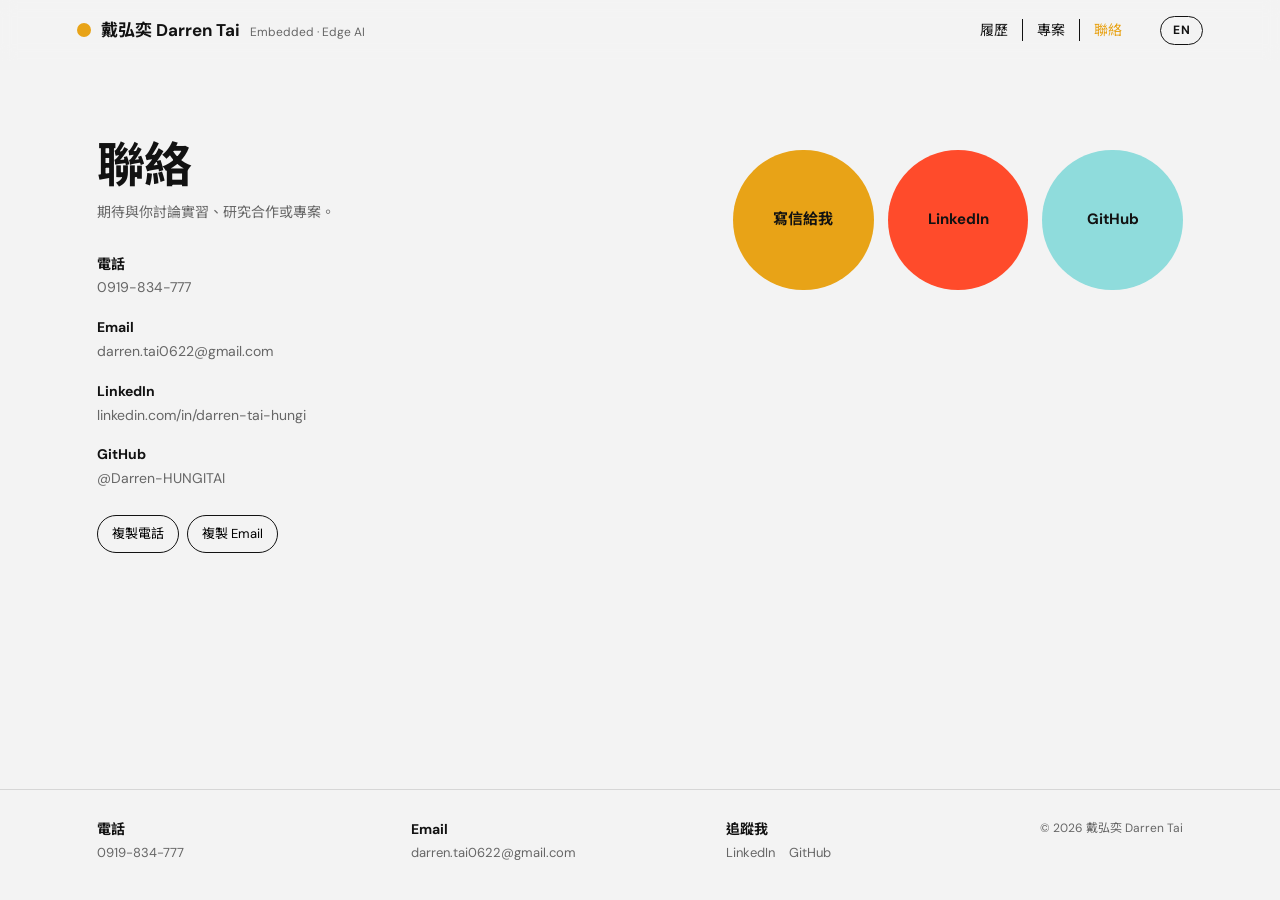
<file: contact.html>
<!doctype html>
<html lang="zh-Hant">
  <head>
    <meta charset="utf-8" />
    <meta name="viewport" content="width=device-width, initial-scale=1" />
    <title data-en="Contact | Darren Tai">聯絡 | 戴弘奕 Darren Tai</title>
    <meta name="description" content="聯絡戴弘奕 Darren Tai：電話、Email、LinkedIn 與 GitHub。" />
    <link
      rel="icon"
      href="data:image/svg+xml,%3Csvg xmlns=%22http://www.w3.org/2000/svg%22 viewBox=%220%200%2064%2064%22%3E%3Ccircle cx=%2232%22 cy=%2232%22 r=%2232%22 fill=%22%23e8a317%22/%3E%3Ctext x=%2232%22 y=%2242%22 text-anchor=%22middle%22 font-size=%2226%22 font-family=%22Arial%22 font-weight=%22700%22 fill=%22%23121212%22%3EDT%3C/text%3E%3C/svg%3E"
    />
    <link rel="preconnect" href="https://fonts.googleapis.com" />
    <link rel="preconnect" href="https://fonts.gstatic.com" crossorigin />
    <link
      rel="stylesheet"
      href="https://fonts.googleapis.com/css2?family=DM+Sans:wght@400;500;700&family=Noto+Sans+TC:wght@400;500;700&display=swap"
    />
    <link rel="stylesheet" href="styles.css?v=20261113a" />
  </head>
  <body data-page="contact">
    <header class="site-header" data-header>
      <a class="brand" href="index.html" aria-label="回到首頁">
        <span class="brand-dot" aria-hidden="true"></span>
        <strong data-en="Darren Tai">戴弘奕 Darren Tai</strong>
        <small>Embedded · Edge AI</small>
      </a>

      <div class="header-actions">
        <button class="lang-toggle" type="button" data-lang-toggle aria-label="Switch to English">EN</button>
        <button
          class="menu-button"
          type="button"
          data-menu-toggle
          aria-label="開啟導覽"
          aria-controls="site-nav"
          aria-expanded="false"
        >
          <span></span>
          <span></span>
          <span></span>
        </button>
      </div>

      <nav class="nav" id="site-nav" data-nav aria-label="主要導覽">
        <a href="resume.html" data-en="Resume">履歷</a>
        <a href="projects.html" data-en="Projects">專案</a>
        <a href="contact.html" aria-current="page" data-en="Contact">聯絡</a>
      </nav>
    </header>

    <main class="wrap page">
      <div class="contact-grid">
        <div class="contact-info reveal">
          <h1 class="page-title" data-en="Contact">聯絡</h1>
          <p class="contact-lead" data-en="Looking forward to hearing from you about internships, research or projects.">
            期待與你討論實習、研究合作或專案。
          </p>

          <dl class="contact-list">
            <div>
              <dt data-en="Phone">電話</dt>
              <dd><a href="tel:0919834777">0919-834-777</a></dd>
            </div>
            <div>
              <dt>Email</dt>
              <dd><a href="mailto:darren.tai0622@gmail.com">darren.tai0622@gmail.com</a></dd>
            </div>
            <div>
              <dt>LinkedIn</dt>
              <dd>
                <a href="https://www.linkedin.com/in/darren-tai-hungi" target="_blank" rel="noopener noreferrer"
                  >linkedin.com/in/darren-tai-hungi</a
                >
              </dd>
            </div>
            <div>
              <dt>GitHub</dt>
              <dd>
                <a href="https://github.com/Darren-HUNGITAI" target="_blank" rel="noopener noreferrer">@Darren-HUNGITAI</a>
              </dd>
            </div>
          </dl>

          <div class="copy-row" aria-live="polite">
            <button type="button" data-copy="0919-834-777" data-en="Copy phone">複製電話</button>
            <button type="button" data-copy="darren.tai0622@gmail.com" data-en="Copy email">複製 Email</button>
            <span data-copy-status></span>
          </div>
        </div>

        <div class="contact-circles reveal" aria-label="快速連結">
          <a class="circle circle--yellow" href="mailto:darren.tai0622@gmail.com" data-en="Email me">寫信給我</a>
          <a class="circle circle--red" href="https://www.linkedin.com/in/darren-tai-hungi" target="_blank" rel="noopener noreferrer">LinkedIn</a>
          <a class="circle circle--cyan" href="https://github.com/Darren-HUNGITAI" target="_blank" rel="noopener noreferrer">GitHub</a>
        </div>
      </div>
    </main>

    <footer class="footer">
      <div class="wrap footer-grid">
        <div>
          <strong data-en="Phone">電話</strong>
          <a href="tel:0919834777">0919-834-777</a>
        </div>
        <div>
          <strong>Email</strong>
          <a href="mailto:darren.tai0622@gmail.com">darren.tai0622@gmail.com</a>
        </div>
        <div>
          <strong data-en="Follow Me">追蹤我</strong>
          <span class="footer-links">
            <a href="https://www.linkedin.com/in/darren-tai-hungi" target="_blank" rel="noopener noreferrer">LinkedIn</a>
            <a href="https://github.com/Darren-HUNGITAI" target="_blank" rel="noopener noreferrer">GitHub</a>
          </span>
        </div>
        <p class="footer-copy" data-en="© 2026 Darren Tai">© 2026 戴弘奕 Darren Tai</p>
      </div>
    </footer>

    <script src="script.js?v=20261113a"></script>
  </body>
</html>
</file>
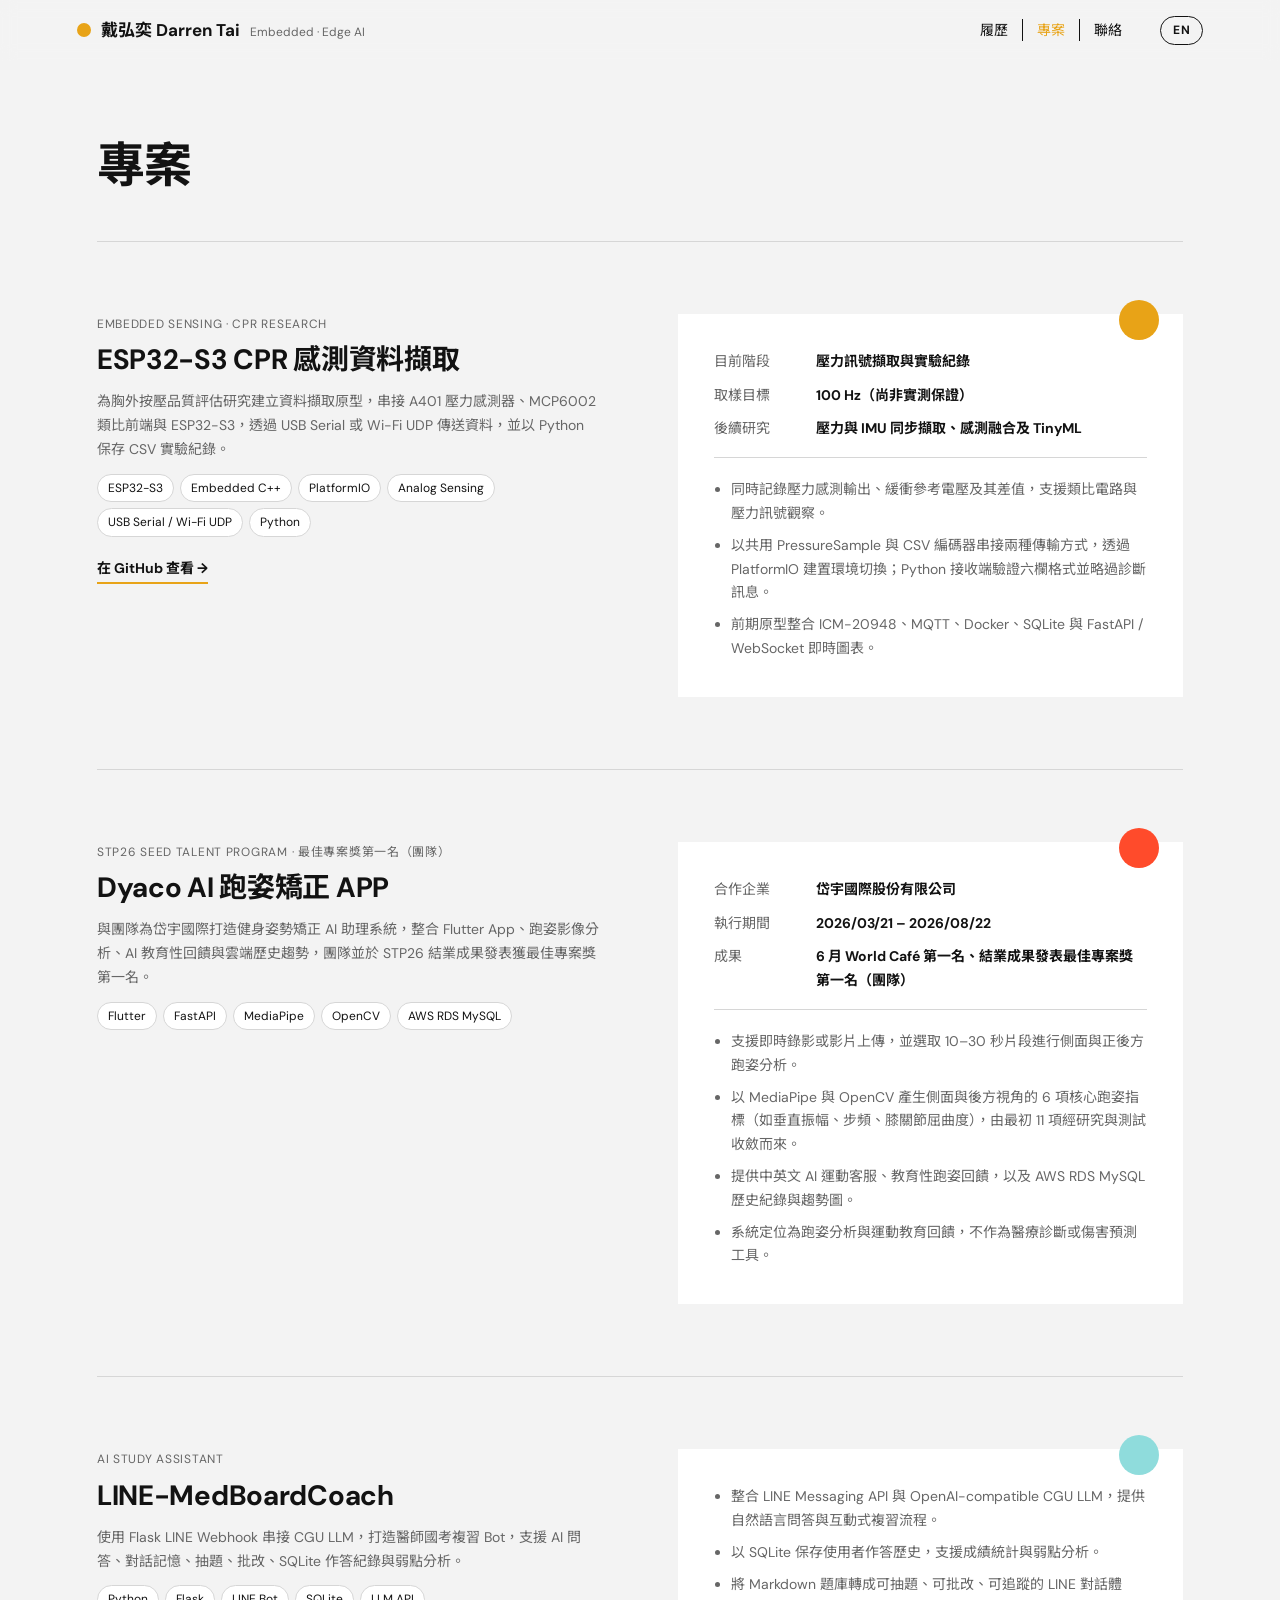
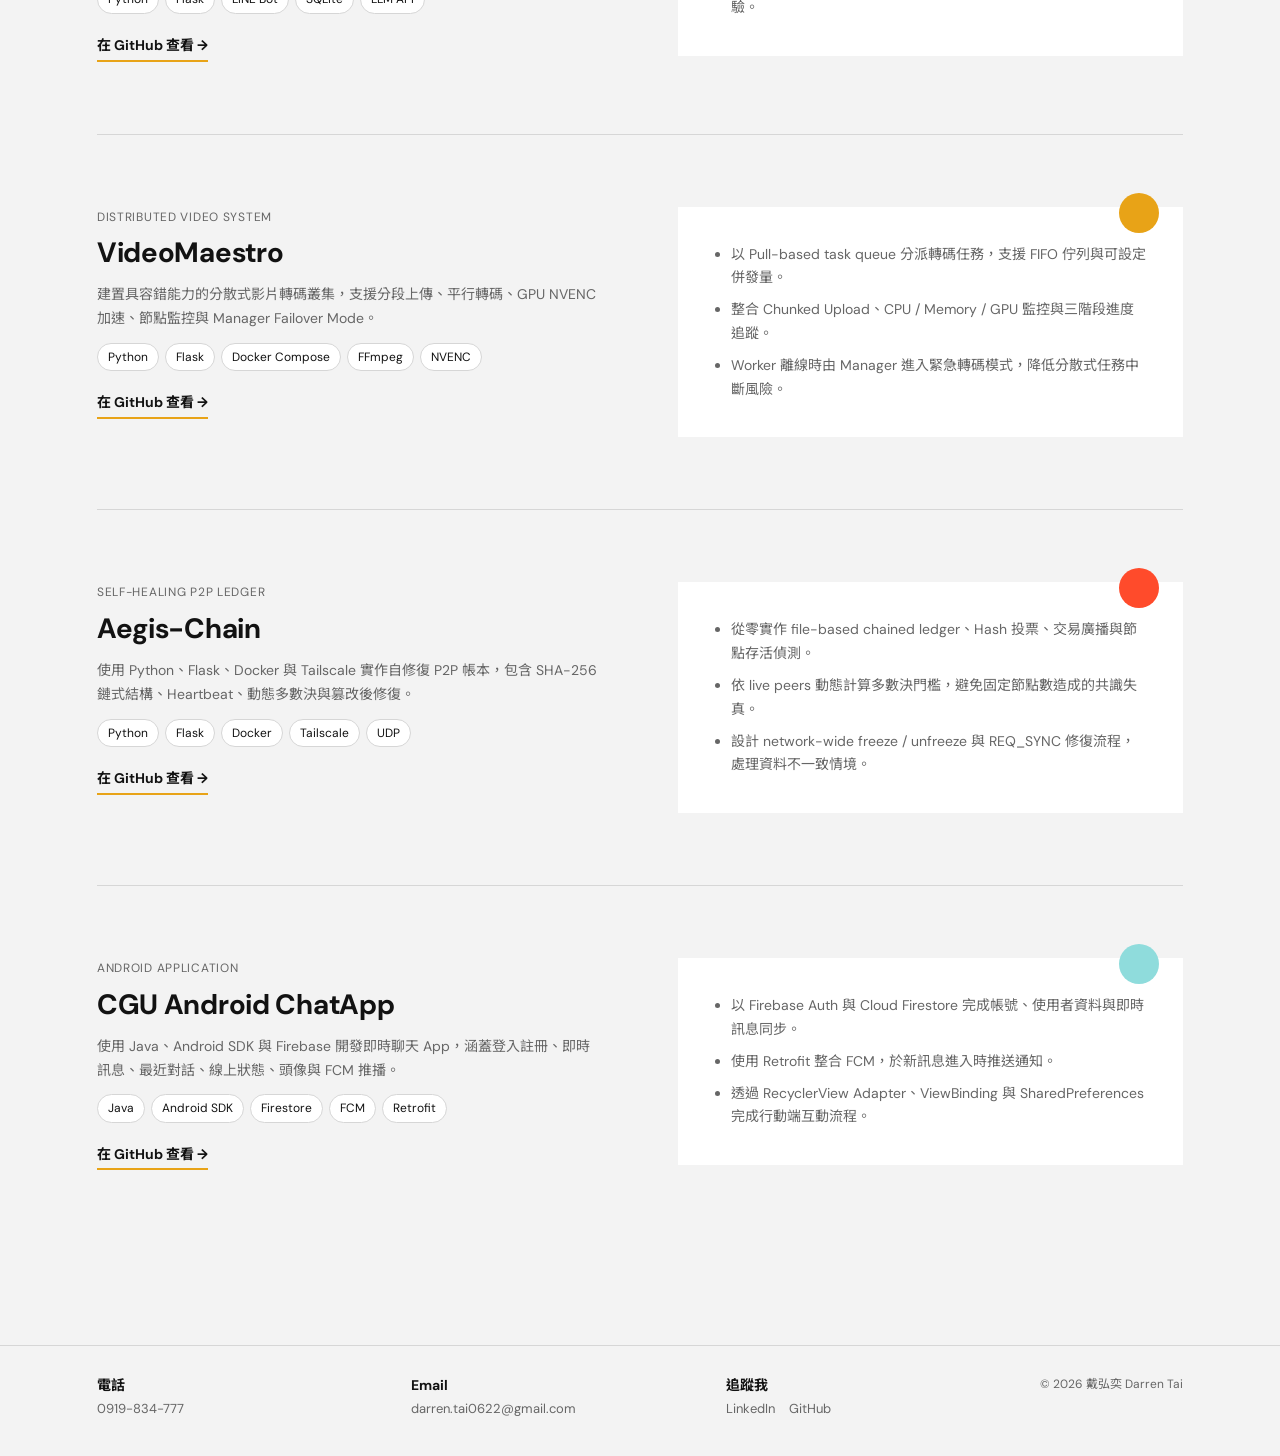
<file: projects.html>
<!doctype html>
<html lang="zh-Hant">
  <head>
    <meta charset="utf-8" />
    <meta name="viewport" content="width=device-width, initial-scale=1" />
    <title data-en="Projects | Darren Tai">專案 | 戴弘奕 Darren Tai</title>
    <meta
      name="description"
      content="戴弘奕 Darren Tai 的代表專案：ESP32-S3 CPR 感測資料擷取、Dyaco AI 跑姿矯正 APP、LINE-MedBoardCoach、VideoMaestro、Aegis-Chain 與 CGU Android ChatApp。"
    />
    <link
      rel="icon"
      href="data:image/svg+xml,%3Csvg xmlns=%22http://www.w3.org/2000/svg%22 viewBox=%220%200%2064%2064%22%3E%3Ccircle cx=%2232%22 cy=%2232%22 r=%2232%22 fill=%22%23e8a317%22/%3E%3Ctext x=%2232%22 y=%2242%22 text-anchor=%22middle%22 font-size=%2226%22 font-family=%22Arial%22 font-weight=%22700%22 fill=%22%23121212%22%3EDT%3C/text%3E%3C/svg%3E"
    />
    <link rel="preconnect" href="https://fonts.googleapis.com" />
    <link rel="preconnect" href="https://fonts.gstatic.com" crossorigin />
    <link
      rel="stylesheet"
      href="https://fonts.googleapis.com/css2?family=DM+Sans:wght@400;500;700&family=Noto+Sans+TC:wght@400;500;700&display=swap"
    />
    <link rel="stylesheet" href="styles.css?v=20261113a" />
  </head>
  <body data-page="projects">
    <header class="site-header" data-header>
      <a class="brand" href="index.html" aria-label="回到首頁">
        <span class="brand-dot" aria-hidden="true"></span>
        <strong data-en="Darren Tai">戴弘奕 Darren Tai</strong>
        <small>Embedded · Edge AI</small>
      </a>

      <div class="header-actions">
        <button class="lang-toggle" type="button" data-lang-toggle aria-label="Switch to English">EN</button>
        <button
          class="menu-button"
          type="button"
          data-menu-toggle
          aria-label="開啟導覽"
          aria-controls="site-nav"
          aria-expanded="false"
        >
          <span></span>
          <span></span>
          <span></span>
        </button>
      </div>

      <nav class="nav" id="site-nav" data-nav aria-label="主要導覽">
        <a href="resume.html" data-en="Resume">履歷</a>
        <a href="projects.html" aria-current="page" data-en="Projects">專案</a>
        <a href="contact.html" data-en="Contact">聯絡</a>
      </nav>
    </header>

    <main class="wrap page">
      <h1 class="page-title reveal" data-en="Projects">專案</h1>

      <article class="project reveal">
        <div class="project-copy">
          <p class="project-type">Embedded Sensing · CPR Research</p>
          <h2 data-en="ESP32-S3 Sensor Data Acquisition for CPR Research">ESP32-S3 CPR 感測資料擷取</h2>
          <p
            data-en="A data-acquisition prototype for chest-compression quality research: an A401 pressure sensor and MCP6002 analog front end feed an ESP32-S3, which streams samples over USB Serial or Wi-Fi UDP while a Python receiver records CSV experiment logs."
          >
            為胸外按壓品質評估研究建立資料擷取原型，串接 A401 壓力感測器、MCP6002 類比前端與 ESP32-S3，透過 USB Serial 或 Wi-Fi UDP 傳送資料，並以 Python 保存 CSV 實驗紀錄。
          </p>
          <div class="tag-row" aria-label="專案使用技術">
            <span>ESP32-S3</span>
            <span>Embedded C++</span>
            <span>PlatformIO</span>
            <span>Analog Sensing</span>
            <span>USB Serial / Wi-Fi UDP</span>
            <span>Python</span>
          </div>
          <a
            class="text-link"
            href="https://github.com/Darren-HUNGITAI/ESP32-S3-Sensor-Data-Acquisition-for-CPR-Research"
            target="_blank"
            rel="noopener noreferrer"
            data-en="View on GitHub →"
            >在 GitHub 查看 →</a
          >
        </div>
        <div class="project-panel">
          <span class="panel-dot panel-dot--yellow" aria-hidden="true"></span>
          <dl class="panel-meta">
            <div>
              <dt data-en="Stage">目前階段</dt>
              <dd data-en="Pressure signal acquisition and experiment logging">壓力訊號擷取與實驗紀錄</dd>
            </div>
            <div>
              <dt data-en="Sampling">取樣目標</dt>
              <dd data-en="100 Hz target (not yet verified)">100 Hz（尚非實測保證）</dd>
            </div>
            <div>
              <dt data-en="Next">後續研究</dt>
              <dd data-en="Synchronized pressure + IMU capture, sensor fusion and TinyML">
                壓力與 IMU 同步擷取、感測融合及 TinyML
              </dd>
            </div>
          </dl>
          <ul class="panel-list">
            <li data-en="Records the pressure output, buffered reference voltage and their difference for analog and signal observation.">
              同時記錄壓力感測輸出、緩衝參考電壓及其差值，支援類比電路與壓力訊號觀察。
            </li>
            <li
              data-en="A shared PressureSample type and CSV encoder drive both transports, switched by PlatformIO build environment; the Python receiver validates the six-column format and skips diagnostics."
            >
              以共用 PressureSample 與 CSV 編碼器串接兩種傳輸方式，透過 PlatformIO 建置環境切換；Python 接收端驗證六欄格式並略過診斷訊息。
            </li>
            <li data-en="An earlier prototype integrated ICM-20948, MQTT, Docker, SQLite and FastAPI / WebSocket live charts.">
              前期原型整合 ICM-20948、MQTT、Docker、SQLite 與 FastAPI / WebSocket 即時圖表。
            </li>
          </ul>
        </div>
      </article>

      <article class="project reveal">
        <div class="project-copy">
          <p class="project-type" data-en="STP26 Seed Talent Program · Best Project Award, First Place (Team)">
            STP26 Seed Talent Program · 最佳專案獎第一名（團隊）
          </p>
          <h2 data-en="Dyaco AI Running-Form App">Dyaco AI 跑姿矯正 APP</h2>
          <p
            data-en="Built with a team for Dyaco International: an AI fitness posture-correction assistant combining a Flutter app, running-form video analysis, educational AI feedback and cloud history trends. The team won the Best Project Award, First Place, at the STP26 final showcase."
          >
            與團隊為岱宇國際打造健身姿勢矯正 AI 助理系統，整合 Flutter App、跑姿影像分析、AI 教育性回饋與雲端歷史趨勢，團隊並於 STP26 結業成果發表獲最佳專案獎第一名。
          </p>
          <div class="tag-row" aria-label="專案使用技術">
            <span>Flutter</span>
            <span>FastAPI</span>
            <span>MediaPipe</span>
            <span>OpenCV</span>
            <span>AWS RDS MySQL</span>
          </div>
        </div>
        <div class="project-panel">
          <span class="panel-dot panel-dot--red" aria-hidden="true"></span>
          <dl class="panel-meta">
            <div>
              <dt data-en="Partner">合作企業</dt>
              <dd data-en="Dyaco International Inc.">岱宇國際股份有限公司</dd>
            </div>
            <div>
              <dt data-en="Period">執行期間</dt>
              <dd>2026/03/21 – 2026/08/22</dd>
            </div>
            <div>
              <dt data-en="Result">成果</dt>
              <dd data-en="1st Place at the June World Café and 1st Place, Best Project Award, at the final showcase (team)">
                6 月 World Café 第一名、結業成果發表最佳專案獎第一名（團隊）
              </dd>
            </div>
          </dl>
          <ul class="panel-list">
            <li data-en="Supports live recording or video upload, with 10–30 s clips analyzed from side and rear views.">
              支援即時錄影或影片上傳，並選取 10–30 秒片段進行側面與正後方跑姿分析。
            </li>
            <li
              data-en="MediaPipe and OpenCV produce six core running-form metrics across side and rear views, such as vertical oscillation, cadence and knee flexion; the initial 11 were narrowed through research and testing."
            >
              以 MediaPipe 與 OpenCV 產生側面與後方視角的 6 項核心跑姿指標（如垂直振幅、步頻、膝關節屈曲度），由最初 11 項經研究與測試收斂而來。
            </li>
            <li data-en="Bilingual AI fitness assistant, educational form feedback, and AWS RDS MySQL history with trend charts.">
              提供中英文 AI 運動客服、教育性跑姿回饋，以及 AWS RDS MySQL 歷史紀錄與趨勢圖。
            </li>
            <li data-en="Positioned as running-form analysis and sports education, not a medical diagnosis or injury-prediction tool.">
              系統定位為跑姿分析與運動教育回饋，不作為醫療診斷或傷害預測工具。
            </li>
          </ul>
        </div>
      </article>

      <article class="project reveal">
        <div class="project-copy">
          <p class="project-type">AI Study Assistant</p>
          <h2>LINE-MedBoardCoach</h2>
          <p
            data-en="A Flask LINE webhook connected to the CGU LLM that coaches medical board-exam review: AI Q&amp;A, conversation memory, question drawing, grading, SQLite answer history and weak-spot analysis."
          >
            使用 Flask LINE Webhook 串接 CGU LLM，打造醫師國考複習 Bot，支援 AI 問答、對話記憶、抽題、批改、SQLite 作答紀錄與弱點分析。
          </p>
          <div class="tag-row">
            <span>Python</span>
            <span>Flask</span>
            <span>LINE Bot</span>
            <span>SQLite</span>
            <span>LLM API</span>
          </div>
          <a
            class="text-link"
            href="https://github.com/Darren-HUNGITAI/LINE-MedBoardCoach"
            target="_blank"
            rel="noopener noreferrer"
            data-en="View on GitHub →"
            >在 GitHub 查看 →</a
          >
        </div>
        <div class="project-panel">
          <span class="panel-dot panel-dot--cyan" aria-hidden="true"></span>
          <ul class="panel-list">
            <li data-en="Integrates the LINE Messaging API with an OpenAI-compatible CGU LLM for natural-language Q&amp;A and interactive review.">
              整合 LINE Messaging API 與 OpenAI-compatible CGU LLM，提供自然語言問答與互動式複習流程。
            </li>
            <li data-en="Stores answer history in SQLite for score statistics and weak-spot analysis.">
              以 SQLite 保存使用者作答歷史，支援成績統計與弱點分析。
            </li>
            <li data-en="Turns a Markdown question bank into a drawable, gradable, trackable LINE chat experience.">
              將 Markdown 題庫轉成可抽題、可批改、可追蹤的 LINE 對話體驗。
            </li>
          </ul>
        </div>
      </article>

      <article class="project reveal">
        <div class="project-copy">
          <p class="project-type">Distributed Video System</p>
          <h2>VideoMaestro</h2>
          <p
            data-en="A fault-tolerant distributed video-transcoding cluster with chunked upload, parallel transcoding, GPU NVENC acceleration, node monitoring and a Manager failover mode."
          >
            建置具容錯能力的分散式影片轉碼叢集，支援分段上傳、平行轉碼、GPU NVENC 加速、節點監控與 Manager Failover Mode。
          </p>
          <div class="tag-row">
            <span>Python</span>
            <span>Flask</span>
            <span>Docker Compose</span>
            <span>FFmpeg</span>
            <span>NVENC</span>
          </div>
          <a
            class="text-link"
            href="https://github.com/Darren-HUNGITAI/CloudSystem_VideoMaestro"
            target="_blank"
            rel="noopener noreferrer"
            data-en="View on GitHub →"
            >在 GitHub 查看 →</a
          >
        </div>
        <div class="project-panel">
          <span class="panel-dot panel-dot--yellow" aria-hidden="true"></span>
          <ul class="panel-list">
            <li data-en="Pull-based task queue dispatches transcoding jobs with FIFO ordering and configurable concurrency.">
              以 Pull-based task queue 分派轉碼任務，支援 FIFO 佇列與可設定併發量。
            </li>
            <li data-en="Chunked upload, CPU / memory / GPU monitoring and three-stage progress tracking.">
              整合 Chunked Upload、CPU / Memory / GPU 監控與三階段進度追蹤。
            </li>
            <li data-en="When workers go offline the Manager enters an emergency transcoding mode to reduce interruption.">
              Worker 離線時由 Manager 進入緊急轉碼模式，降低分散式任務中斷風險。
            </li>
          </ul>
        </div>
      </article>

      <article class="project reveal">
        <div class="project-copy">
          <p class="project-type">Self-Healing P2P Ledger</p>
          <h2>Aegis-Chain</h2>
          <p
            data-en="A self-healing P2P ledger built with Python, Flask, Docker and Tailscale: SHA-256 chained structure, heartbeat, dynamic majority voting and post-tamper repair."
          >
            使用 Python、Flask、Docker 與 Tailscale 實作自修復 P2P 帳本，包含 SHA-256 鏈式結構、Heartbeat、動態多數決與篡改後修復。
          </p>
          <div class="tag-row">
            <span>Python</span>
            <span>Flask</span>
            <span>Docker</span>
            <span>Tailscale</span>
            <span>UDP</span>
          </div>
          <a
            class="text-link"
            href="https://github.com/Darren-HUNGITAI/CloudSystem_Aegis-Chain"
            target="_blank"
            rel="noopener noreferrer"
            data-en="View on GitHub →"
            >在 GitHub 查看 →</a
          >
        </div>
        <div class="project-panel">
          <span class="panel-dot panel-dot--red" aria-hidden="true"></span>
          <ul class="panel-list">
            <li data-en="Implemented from scratch: file-based chained ledger, hash voting, transaction broadcast and liveness detection.">
              從零實作 file-based chained ledger、Hash 投票、交易廣播與節點存活偵測。
            </li>
            <li data-en="Majority threshold is computed from live peers, avoiding consensus distortion from a fixed node count.">
              依 live peers 動態計算多數決門檻，避免固定節點數造成的共識失真。
            </li>
            <li data-en="Network-wide freeze / unfreeze and a REQ_SYNC repair flow handle inconsistent state.">
              設計 network-wide freeze / unfreeze 與 REQ_SYNC 修復流程，處理資料不一致情境。
            </li>
          </ul>
        </div>
      </article>

      <article class="project reveal">
        <div class="project-copy">
          <p class="project-type">Android Application</p>
          <h2>CGU Android ChatApp</h2>
          <p
            data-en="A real-time chat app in Java with the Android SDK and Firebase: sign-up and login, instant messaging, recent conversations, online status, avatars and FCM push notifications."
          >
            使用 Java、Android SDK 與 Firebase 開發即時聊天 App，涵蓋登入註冊、即時訊息、最近對話、線上狀態、頭像與 FCM 推播。
          </p>
          <div class="tag-row">
            <span>Java</span>
            <span>Android SDK</span>
            <span>Firestore</span>
            <span>FCM</span>
            <span>Retrofit</span>
          </div>
          <a
            class="text-link"
            href="https://github.com/Darren-HUNGITAI/CGU_Android_ChatApp"
            target="_blank"
            rel="noopener noreferrer"
            data-en="View on GitHub →"
            >在 GitHub 查看 →</a
          >
        </div>
        <div class="project-panel">
          <span class="panel-dot panel-dot--cyan" aria-hidden="true"></span>
          <ul class="panel-list">
            <li data-en="Firebase Auth and Cloud Firestore handle accounts, user profiles and real-time message sync.">
              以 Firebase Auth 與 Cloud Firestore 完成帳號、使用者資料與即時訊息同步。
            </li>
            <li data-en="Retrofit integrates FCM to push notifications when new messages arrive.">
              使用 Retrofit 整合 FCM，於新訊息進入時推送通知。
            </li>
            <li data-en="RecyclerView adapters, ViewBinding and SharedPreferences complete the mobile interaction flow.">
              透過 RecyclerView Adapter、ViewBinding 與 SharedPreferences 完成行動端互動流程。
            </li>
          </ul>
        </div>
      </article>
    </main>

    <footer class="footer">
      <div class="wrap footer-grid">
        <div>
          <strong data-en="Phone">電話</strong>
          <a href="tel:0919834777">0919-834-777</a>
        </div>
        <div>
          <strong>Email</strong>
          <a href="mailto:darren.tai0622@gmail.com">darren.tai0622@gmail.com</a>
        </div>
        <div>
          <strong data-en="Follow Me">追蹤我</strong>
          <span class="footer-links">
            <a href="https://www.linkedin.com/in/darren-tai-hungi" target="_blank" rel="noopener noreferrer">LinkedIn</a>
            <a href="https://github.com/Darren-HUNGITAI" target="_blank" rel="noopener noreferrer">GitHub</a>
          </span>
        </div>
        <p class="footer-copy" data-en="© 2026 Darren Tai">© 2026 戴弘奕 Darren Tai</p>
      </div>
    </footer>

    <script src="script.js?v=20261113a"></script>
  </body>
</html>
</file>
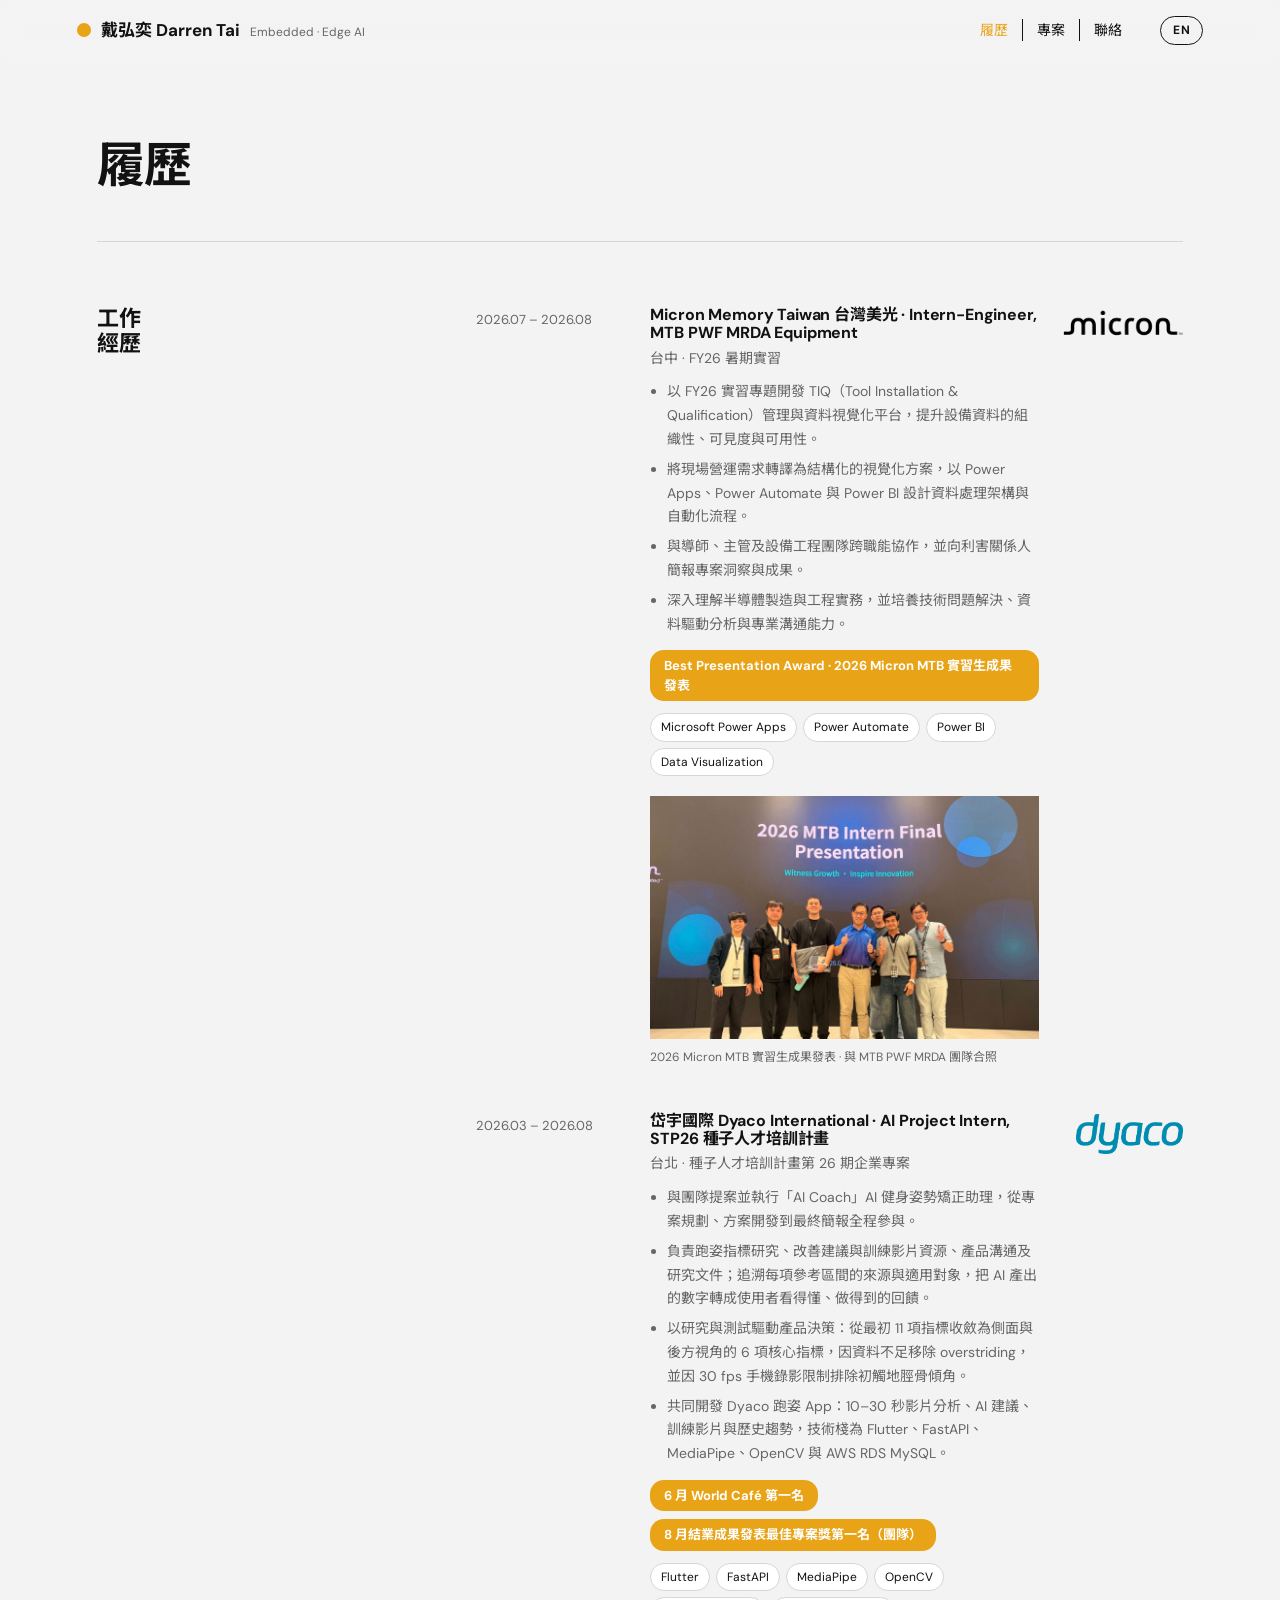
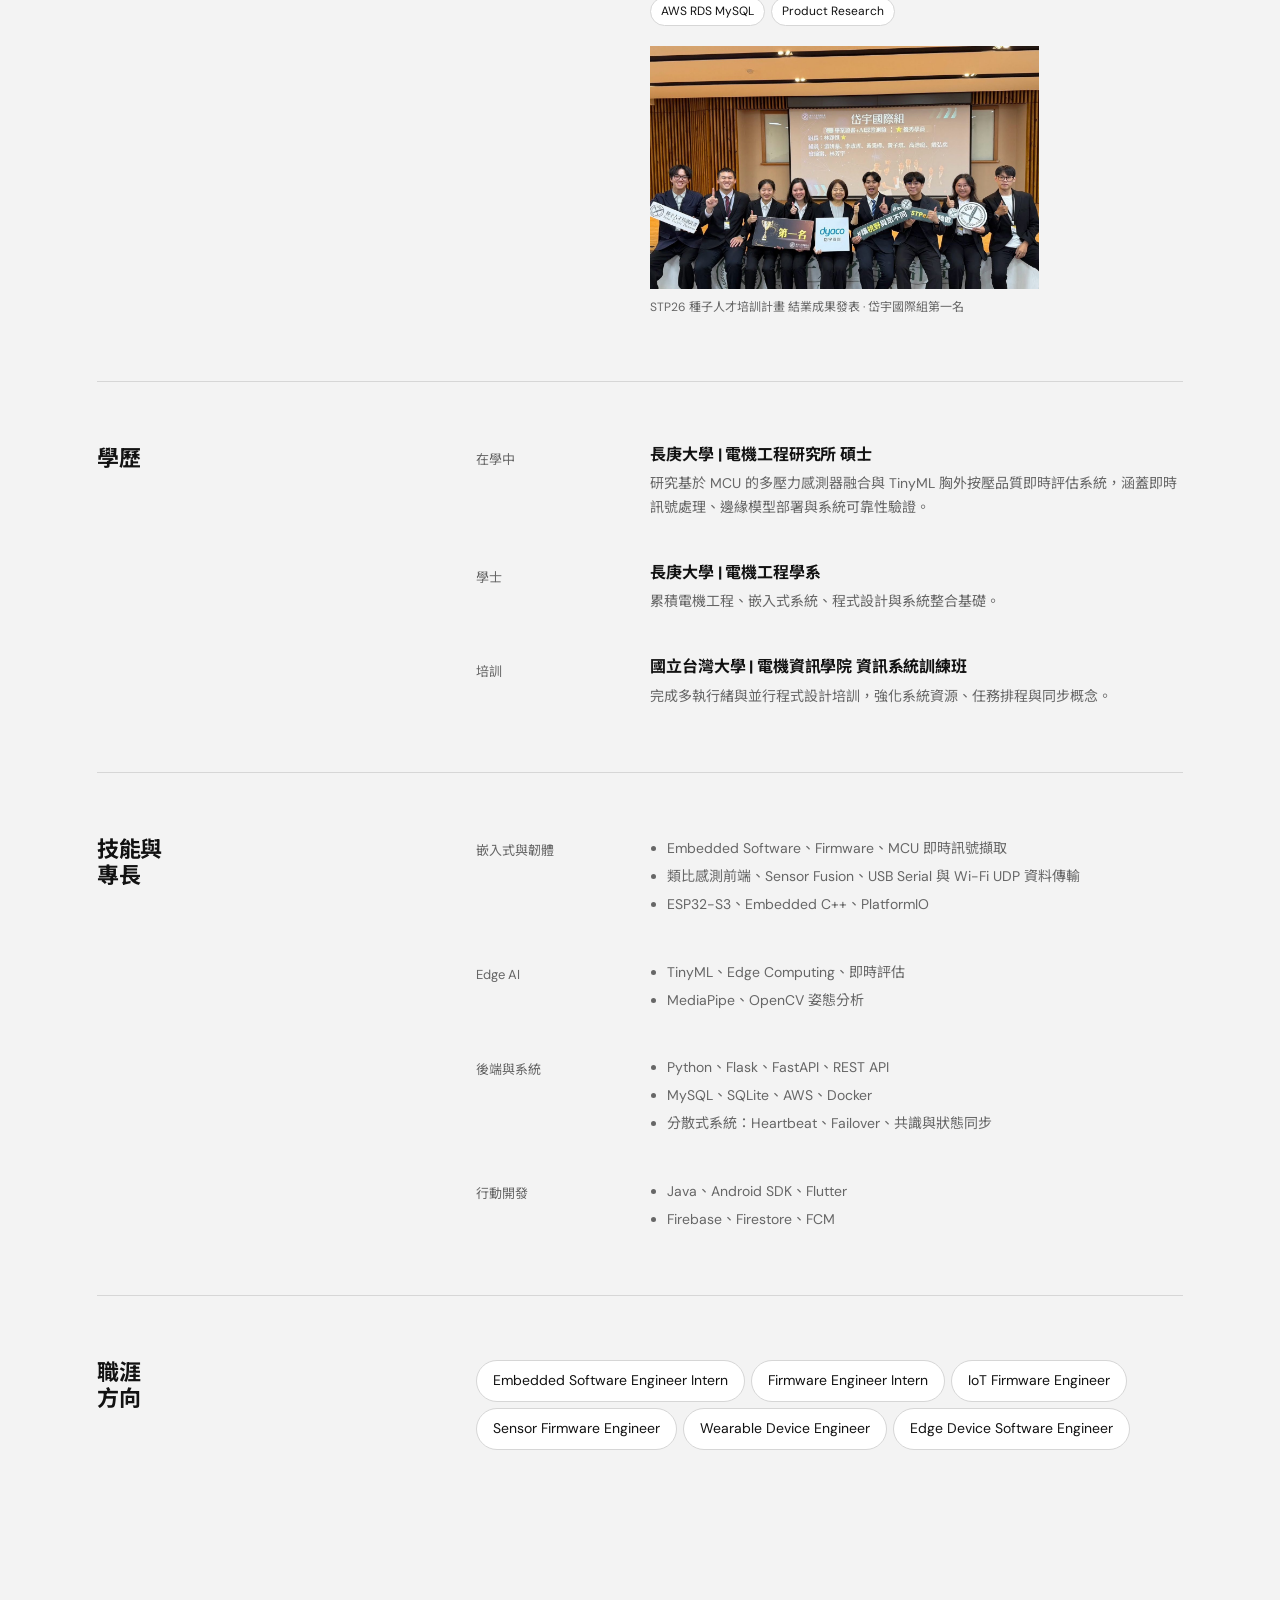
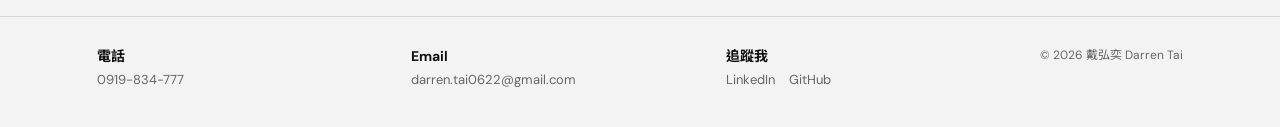
<file: resume.html>
<!doctype html>
<html lang="zh-Hant">
  <head>
    <meta charset="utf-8" />
    <meta name="viewport" content="width=device-width, initial-scale=1" />
    <title data-en="Resume | Darren Tai">履歷 | 戴弘奕 Darren Tai</title>
    <meta
      name="description"
      content="戴弘奕 Darren Tai 的履歷：長庚大學電機工程研究所、STP26 種子人才培訓計畫、Micron 實習，以及嵌入式、Edge AI、後端與行動開發技能。"
    />
    <link
      rel="icon"
      href="data:image/svg+xml,%3Csvg xmlns=%22http://www.w3.org/2000/svg%22 viewBox=%220%200%2064%2064%22%3E%3Ccircle cx=%2232%22 cy=%2232%22 r=%2232%22 fill=%22%23e8a317%22/%3E%3Ctext x=%2232%22 y=%2242%22 text-anchor=%22middle%22 font-size=%2226%22 font-family=%22Arial%22 font-weight=%22700%22 fill=%22%23121212%22%3EDT%3C/text%3E%3C/svg%3E"
    />
    <link rel="preconnect" href="https://fonts.googleapis.com" />
    <link rel="preconnect" href="https://fonts.gstatic.com" crossorigin />
    <link
      rel="stylesheet"
      href="https://fonts.googleapis.com/css2?family=DM+Sans:wght@400;500;700&family=Noto+Sans+TC:wght@400;500;700&display=swap"
    />
    <link rel="stylesheet" href="styles.css?v=20261113a" />
  </head>
  <body data-page="resume">
    <header class="site-header" data-header>
      <a class="brand" href="index.html" aria-label="回到首頁">
        <span class="brand-dot" aria-hidden="true"></span>
        <strong data-en="Darren Tai">戴弘奕 Darren Tai</strong>
        <small>Embedded · Edge AI</small>
      </a>

      <div class="header-actions">
        <button class="lang-toggle" type="button" data-lang-toggle aria-label="Switch to English">EN</button>
        <button
          class="menu-button"
          type="button"
          data-menu-toggle
          aria-label="開啟導覽"
          aria-controls="site-nav"
          aria-expanded="false"
        >
          <span></span>
          <span></span>
          <span></span>
        </button>
      </div>

      <nav class="nav" id="site-nav" data-nav aria-label="主要導覽">
        <a href="resume.html" aria-current="page" data-en="Resume">履歷</a>
        <a href="projects.html" data-en="Projects">專案</a>
        <a href="contact.html" data-en="Contact">聯絡</a>
      </nav>
    </header>

    <main class="wrap page">
      <h1 class="page-title reveal" data-en="Resume">履歷</h1>

      <section class="resume-section reveal" aria-labelledby="exp-title">
        <h2 id="exp-title" data-en="Work&lt;br /&gt;Experience">工作<br />經歷</h2>
        <div class="entries">
          <article class="entry entry--logo">
            <time>2026.07 – 2026.08</time>
            <div>
              <h3 data-en="Micron Memory Taiwan Co., Ltd. · Intern-Engineer, MTB PWF MRDA Equipment">
                Micron Memory Taiwan 台灣美光 · Intern-Engineer, MTB PWF MRDA Equipment
              </h3>
              <p class="entry-meta" data-en="Taichung, Taiwan · FY26 Summer Internship">台中 · FY26 暑期實習</p>
              <ul class="entry-list">
                <li
                  data-en="Developed the TIQ (Tool Installation &amp; Qualification) Management and Data Visualization Platform as the FY26 intern project, improving the organization, visibility and usability of equipment data."
                >
                  以 FY26 實習專題開發 TIQ（Tool Installation &amp; Qualification）管理與資料視覺化平台，提升設備資料的組織性、可見度與可用性。
                </li>
                <li
                  data-en="Translated operational needs into a structured visualization solution; designed the data-processing architecture and automated workflows with Power Apps, Power Automate and Power BI."
                >
                  將現場營運需求轉譯為結構化的視覺化方案，以 Power Apps、Power Automate 與 Power BI 設計資料處理架構與自動化流程。
                </li>
                <li
                  data-en="Collaborated cross-functionally with my mentor, managers and the equipment-engineering team, and presented project insights to stakeholders."
                >
                  與導師、主管及設備工程團隊跨職能協作，並向利害關係人簡報專案洞察與成果。
                </li>
                <li
                  data-en="Deepened my understanding of semiconductor manufacturing and engineering practice while building skills in technical problem-solving, data-driven analysis and professional communication."
                >
                  深入理解半導體製造與工程實務，並培養技術問題解決、資料驅動分析與專業溝通能力。
                </li>
              </ul>
              <div class="award-row">
                <span class="award" data-en="Best Presentation Award · 2026 Micron MTB Intern Final Presentation">
                  Best Presentation Award · 2026 Micron MTB 實習生成果發表
                </span>
              </div>
              <div class="tag-row" aria-label="實習使用工具">
                <span>Microsoft Power Apps</span>
                <span>Power Automate</span>
                <span>Power BI</span>
                <span>Data Visualization</span>
              </div>
              <figure class="entry-photo">
                <img src="assets/micron-intern-final-2026.jpg" alt="2026 Micron MTB 實習生成果發表合照" loading="lazy" />
                <figcaption data-en="2026 Micron MTB Intern Final Presentation · with the MTB PWF MRDA team">
                  2026 Micron MTB 實習生成果發表 · 與 MTB PWF MRDA 團隊合照
                </figcaption>
              </figure>
            </div>
            <img class="entry-logo" src="assets/micron-logo.png" alt="Micron" />
          </article>

          <article class="entry entry--logo">
            <time>2026.03 – 2026.08</time>
            <div>
              <h3 data-en="Dyaco International Inc. · AI Project Intern, STP26 Seed Talent Program">
                岱宇國際 Dyaco International · AI Project Intern, STP26 種子人才培訓計畫
              </h3>
              <p class="entry-meta" data-en="Taipei, Taiwan · Industry project, 26th cohort of the Seed Talent Program">
                台北 · 種子人才培訓計畫第 26 期企業專案
              </p>
              <ul class="entry-list">
                <li
                  data-en="Proposed and delivered “AI Coach”, an AI-powered fitness posture-correction assistant, with the team: from project planning and solution development to the final presentation."
                >
                  與團隊提案並執行「AI Coach」AI 健身姿勢矯正助理，從專案規劃、方案開發到最終簡報全程參與。
                </li>
                <li
                  data-en="Owned running-form metric research, improvement guidance and training-video resources, product communication and research documentation; traced where each reference range came from and whom it applied to, so AI numbers became feedback users could understand and act on."
                >
                  負責跑姿指標研究、改善建議與訓練影片資源、產品溝通及研究文件；追溯每項參考區間的來源與適用對象，把 AI 產出的數字轉成使用者看得懂、做得到的回饋。
                </li>
                <li
                  data-en="Let research and testing drive scope: the initial 11 metrics converged to six core metrics across side and rear views, dropping overstriding for lack of data and tibial inclination at initial contact due to 30 fps phone-recording limits."
                >
                  以研究與測試驅動產品決策：從最初 11 項指標收斂為側面與後方視角的 6 項核心指標，因資料不足移除 overstriding，並因 30 fps 手機錄影限制排除初觸地脛骨傾角。
                </li>
                <li
                  data-en="Co-developed the Dyaco running-form app: 10–30 s video analysis, AI suggestions, training videos and history trends, built with Flutter, FastAPI, MediaPipe, OpenCV and AWS RDS MySQL."
                >
                  共同開發 Dyaco 跑姿 App：10–30 秒影片分析、AI 建議、訓練影片與歷史趨勢，技術棧為 Flutter、FastAPI、MediaPipe、OpenCV 與 AWS RDS MySQL。
                </li>
              </ul>
              <div class="award-row">
                <span class="award" data-en="1st Place · June World Café">6 月 World Café 第一名</span>
                <span class="award" data-en="1st Place, Best Project Award · August Final Showcase (Team)">
                  8 月結業成果發表最佳專案獎第一名（團隊）
                </span>
              </div>
              <div class="tag-row" aria-label="專案使用技術">
                <span>Flutter</span>
                <span>FastAPI</span>
                <span>MediaPipe</span>
                <span>OpenCV</span>
                <span>AWS RDS MySQL</span>
                <span>Product Research</span>
              </div>
              <figure class="entry-photo">
                <img src="assets/stp26-final-showcase.jpg" alt="STP26 種子人才培訓計畫結業成果發表，岱宇國際組獲第一名合照" loading="lazy" />
                <figcaption data-en="STP26 Seed Talent Program final showcase · Dyaco team, 1st place">
                  STP26 種子人才培訓計畫 結業成果發表 · 岱宇國際組第一名
                </figcaption>
              </figure>
            </div>
            <img class="entry-logo" src="assets/dyaco-logo.png" alt="Dyaco" />
          </article>
        </div>
      </section>

      <section class="resume-section reveal" aria-labelledby="edu-title">
        <h2 id="edu-title" data-en="Education">學歷</h2>
        <div class="entries">
          <article class="entry">
            <time data-en="Current">在學中</time>
            <div>
              <h3 data-en="Chang Gung University | M.S. in Electrical Engineering">長庚大學 | 電機工程研究所 碩士</h3>
              <p
                data-en="Research on an MCU-based multi-pressure-sensor fusion system with TinyML for real-time chest-compression quality assessment, covering real-time signal processing, edge model deployment and system reliability validation."
              >
                研究基於 MCU 的多壓力感測器融合與 TinyML 胸外按壓品質即時評估系統，涵蓋即時訊號處理、邊緣模型部署與系統可靠性驗證。
              </p>
            </div>
          </article>

          <article class="entry">
            <time data-en="Bachelor">學士</time>
            <div>
              <h3 data-en="Chang Gung University | B.S. in Electrical Engineering">長庚大學 | 電機工程學系</h3>
              <p data-en="Built a foundation in electrical engineering, embedded systems, programming and system integration.">
                累積電機工程、嵌入式系統、程式設計與系統整合基礎。
              </p>
            </div>
          </article>

          <article class="entry">
            <time data-en="Training">培訓</time>
            <div>
              <h3 data-en="National Taiwan University | EECS Information Systems Training Program">
                國立台灣大學 | 電機資訊學院 資訊系統訓練班
              </h3>
              <p
                data-en="Completed training in multithreading and concurrent programming, strengthening concepts of system resources, task scheduling and synchronization."
              >
                完成多執行緒與並行程式設計培訓，強化系統資源、任務排程與同步概念。
              </p>
            </div>
          </article>
        </div>
      </section>

      <section class="resume-section reveal" aria-labelledby="skills-title">
        <h2 id="skills-title" data-en="Skills &amp;&lt;br /&gt;Expertise">技能與<br />專長</h2>
        <div class="entries">
          <article class="entry">
            <time data-en="Embedded &amp; Firmware">嵌入式與韌體</time>
            <ul class="skill-list">
              <li data-en="Embedded software, firmware, real-time MCU signal acquisition">Embedded Software、Firmware、MCU 即時訊號擷取</li>
              <li data-en="Analog sensing front ends, sensor fusion, USB Serial and Wi-Fi UDP data transport">
                類比感測前端、Sensor Fusion、USB Serial 與 Wi-Fi UDP 資料傳輸
              </li>
              <li>ESP32-S3、Embedded C++、PlatformIO</li>
            </ul>
          </article>

          <article class="entry">
            <time>Edge AI</time>
            <ul class="skill-list">
              <li data-en="TinyML, edge computing, real-time evaluation">TinyML、Edge Computing、即時評估</li>
              <li data-en="MediaPipe and OpenCV pose analysis">MediaPipe、OpenCV 姿態分析</li>
            </ul>
          </article>

          <article class="entry">
            <time data-en="Backend &amp; Systems">後端與系統</time>
            <ul class="skill-list">
              <li>Python、Flask、FastAPI、REST API</li>
              <li>MySQL、SQLite、AWS、Docker</li>
              <li data-en="Distributed systems: heartbeat, failover, consensus and state sync">
                分散式系統：Heartbeat、Failover、共識與狀態同步
              </li>
            </ul>
          </article>

          <article class="entry">
            <time data-en="Mobile">行動開發</time>
            <ul class="skill-list">
              <li>Java、Android SDK、Flutter</li>
              <li>Firebase、Firestore、FCM</li>
            </ul>
          </article>
        </div>
      </section>

      <section class="resume-section reveal" aria-labelledby="goal-title">
        <h2 id="goal-title" data-en="Career&lt;br /&gt;Goals">職涯<br />方向</h2>
        <div class="entries">
          <div class="tag-row tag-row--large" aria-label="職涯方向">
            <span>Embedded Software Engineer Intern</span>
            <span>Firmware Engineer Intern</span>
            <span>IoT Firmware Engineer</span>
            <span>Sensor Firmware Engineer</span>
            <span>Wearable Device Engineer</span>
            <span>Edge Device Software Engineer</span>
          </div>
        </div>
      </section>
    </main>

    <footer class="footer">
      <div class="wrap footer-grid">
        <div>
          <strong data-en="Phone">電話</strong>
          <a href="tel:0919834777">0919-834-777</a>
        </div>
        <div>
          <strong>Email</strong>
          <a href="mailto:darren.tai0622@gmail.com">darren.tai0622@gmail.com</a>
        </div>
        <div>
          <strong data-en="Follow Me">追蹤我</strong>
          <span class="footer-links">
            <a href="https://www.linkedin.com/in/darren-tai-hungi" target="_blank" rel="noopener noreferrer">LinkedIn</a>
            <a href="https://github.com/Darren-HUNGITAI" target="_blank" rel="noopener noreferrer">GitHub</a>
          </span>
        </div>
        <p class="footer-copy" data-en="© 2026 Darren Tai">© 2026 戴弘奕 Darren Tai</p>
      </div>
    </footer>

    <script src="script.js?v=20261113a"></script>
  </body>
</html>
</file>
<file: styles.css>
:root {
  --bg: #f3f3f3;
  --surface: #ffffff;
  --text: #121212;
  --muted: #666666;
  --line: #d6d6d6;
  --yellow: #e8a317;
  --red: #ff4b2b;
  --cyan: #8fdcdc;
  --gutter: clamp(20px, 6vw, 96px);
  --font-sans:
    "DM Sans",
    "Noto Sans TC",
    "Microsoft JhengHei",
    "PingFang TC",
    system-ui,
    sans-serif;
}

* {
  box-sizing: border-box;
}

html {
  scroll-behavior: smooth;
}

body {
  margin: 0;
  background: var(--bg);
  color: var(--text);
  font-family: var(--font-sans);
  font-size: 15px;
  line-height: 1.7;
  -webkit-font-smoothing: antialiased;
  display: flex;
  flex-direction: column;
  min-height: 100vh;
}

main {
  flex: 1;
}

img {
  max-width: 100%;
  display: block;
}

a {
  color: inherit;
  text-decoration: none;
}

button {
  font: inherit;
  cursor: pointer;
}

h1,
h2,
h3 {
  margin: 0;
  font-weight: 700;
  line-height: 1.15;
  letter-spacing: -0.01em;
}

p {
  margin: 0;
}

.wrap {
  width: 100%;
  max-width: 1240px;
  margin-inline: auto;
  padding-inline: var(--gutter);
}

/* ---------- Header ---------- */

.site-header {
  position: sticky;
  top: 0;
  z-index: 20;
  display: flex;
  align-items: center;
  justify-content: space-between;
  gap: 16px;
  padding: 16px var(--gutter);
  background: rgba(243, 243, 243, 0.92);
  backdrop-filter: blur(8px);
  transition: box-shadow 200ms ease;
}

.site-header.is-scrolled {
  box-shadow: 0 1px 0 var(--line);
}

.brand {
  display: flex;
  align-items: baseline;
  gap: 10px;
  min-width: 0;
}

.brand-dot {
  width: 14px;
  height: 14px;
  border-radius: 50%;
  background: var(--yellow);
  align-self: center;
  flex-shrink: 0;
}

.brand strong {
  font-size: 17px;
  font-weight: 700;
  white-space: nowrap;
}

.brand small {
  color: var(--muted);
  font-size: 12px;
  white-space: nowrap;
}

.nav {
  display: flex;
  align-items: center;
  order: 2;
  margin-left: auto;
}

.header-actions {
  display: flex;
  align-items: center;
  gap: 10px;
  order: 3;
  margin-left: 22px;
}

.lang-toggle {
  padding: 5px 12px;
  border: 1px solid var(--text);
  border-radius: 999px;
  background: transparent;
  color: var(--text);
  font-size: 12px;
  font-weight: 700;
  letter-spacing: 0.04em;
  line-height: 1.4;
  transition: background-color 120ms ease, color 120ms ease;
}

.lang-toggle:hover {
  background: var(--text);
  color: var(--surface);
}

.nav a {
  padding: 4px 14px;
  border-left: 1px solid var(--text);
  font-size: 14px;
  line-height: 1;
  transition: color 120ms ease;
}

.nav a:first-child {
  border-left: 0;
}

.nav a:last-child {
  padding-right: 0;
}

.nav a:hover {
  color: var(--muted);
}

.nav a[aria-current="page"] {
  color: var(--yellow);
}

.menu-button {
  display: none;
  width: 40px;
  height: 36px;
  padding: 8px;
  border: 0;
  background: transparent;
  flex-direction: column;
  justify-content: space-between;
}

.menu-button span {
  display: block;
  height: 2px;
  background: var(--text);
}

/* ---------- Home hero ---------- */

.hero {
  display: grid;
  grid-template-columns: minmax(0, 1fr) minmax(0, 1fr);
  gap: clamp(32px, 6vw, 96px);
  align-items: center;
  min-height: calc(100vh - 140px);
  padding-block: clamp(32px, 6vw, 72px);
}

.hero-photo {
  width: min(100%, 520px);
  aspect-ratio: 1;
  border-radius: 50%;
  overflow: hidden;
  justify-self: center;
  background: var(--line);
}

.hero-photo img {
  width: 100%;
  height: 100%;
  object-fit: cover;
  object-position: center top;
  transform: scale(1.02);
  transition: transform 700ms ease;
}

.hero-photo:hover img {
  transform: scale(1.06);
}

.hero-copy {
  display: grid;
  gap: 14px;
  max-width: 520px;
}

.hero h1 {
  font-size: clamp(64px, 9vw, 120px);
  line-height: 1;
  letter-spacing: -0.03em;
  margin-bottom: 6px;
}

.hero-sub {
  font-size: 17px;
}

.hero-text {
  color: var(--muted);
  font-size: 14px;
  line-height: 1.8;
}

.circle-row {
  display: flex;
  flex-wrap: wrap;
  gap: 14px;
  margin-top: 28px;
}

.circle {
  display: grid;
  place-items: center;
  width: clamp(120px, 11vw, 150px);
  aspect-ratio: 1;
  border-radius: 50%;
  color: var(--text);
  font-size: 17px;
  font-weight: 700;
  transition: transform 200ms ease, box-shadow 200ms ease;
}

.circle:hover {
  transform: translateY(-4px) scale(1.04);
  box-shadow: 0 14px 30px rgba(0, 0, 0, 0.12);
}

.circle:active {
  transform: scale(0.98);
}

.circle--yellow {
  background: var(--yellow);
}

.circle--red {
  background: var(--red);
}

.circle--cyan {
  background: var(--cyan);
}

/* ---------- Inner pages ---------- */

.page {
  padding-block: clamp(40px, 6vw, 80px) clamp(56px, 8vw, 112px);
}

.page-title {
  font-size: clamp(36px, 4vw, 48px);
  margin-bottom: clamp(24px, 4vw, 48px);
}

/* Resume */

.resume-section {
  display: grid;
  grid-template-columns: minmax(200px, 0.9fr) minmax(0, 2.1fr);
  gap: 24px clamp(32px, 6vw, 96px);
  padding-block: clamp(36px, 5vw, 64px);
  border-top: 1px solid var(--line);
}

.resume-section h2 {
  font-size: 22px;
}

.entries {
  display: grid;
  gap: clamp(28px, 4vw, 44px);
  min-width: 0;
}

.entry {
  display: grid;
  grid-template-columns: 150px minmax(0, 1fr);
  gap: 8px 24px;
  min-width: 0;
}

.entry time {
  color: var(--muted);
  font-size: 13px;
  padding-top: 3px;
}

.entry h3 {
  font-size: 16px;
  margin-bottom: 8px;
}

.entry p {
  color: var(--muted);
  font-size: 14px;
  max-width: 64ch;
}

.entry--logo {
  grid-template-columns: 150px minmax(0, 1fr) 120px;
}

.entry-logo {
  width: 120px;
  max-height: 40px;
  object-fit: contain;
  object-position: right top;
  justify-self: end;
  margin-top: 2px;
}

.entry-meta {
  margin-top: -4px;
  margin-bottom: 10px;
  font-size: 13px;
}

.entry-list {
  margin: 0;
  padding-left: 1.2em;
  display: grid;
  gap: 6px;
  color: var(--muted);
  font-size: 14px;
  max-width: 68ch;
}

.entry-photo {
  margin: 20px 0 0;
  max-width: 640px;
}

.entry-photo img {
  width: 100%;
  aspect-ratio: 16 / 10;
  object-fit: cover;
  object-position: center;
  background: var(--line);
  transition: transform 500ms ease, box-shadow 500ms ease;
}

.entry-photo:hover img {
  transform: translateY(-3px);
  box-shadow: 0 16px 36px rgba(0, 0, 0, 0.1);
}

.entry-photo figcaption {
  margin-top: 8px;
  color: var(--muted);
  font-size: 12px;
}

.award-row {
  display: flex;
  flex-wrap: wrap;
  gap: 8px;
  margin-top: 14px;
}

.award {
  display: inline-block;
  padding: 6px 14px;
  border-radius: 14px;
  background: var(--yellow);
  color: var(--surface);
  font-size: 13px;
  font-weight: 700;
  line-height: 1.5;
}

.skill-list {
  margin: 0;
  padding-left: 1.2em;
  color: var(--muted);
  font-size: 14px;
  display: grid;
  gap: 4px;
}

.tag-row {
  display: flex;
  flex-wrap: wrap;
  gap: 6px;
  margin-top: 12px;
}

.tag-row span {
  padding: 3px 10px;
  border: 1px solid var(--line);
  border-radius: 999px;
  background: var(--surface);
  font-size: 12px;
  color: var(--text);
}

.tag-row--large {
  margin-top: 0;
}

.tag-row--large span {
  padding: 8px 16px;
  font-size: 14px;
}

/* Projects */

.project {
  display: grid;
  grid-template-columns: minmax(0, 1fr) minmax(0, 1fr);
  gap: clamp(32px, 6vw, 96px);
  align-items: start;
  padding-block: clamp(40px, 6vw, 72px);
  border-top: 1px solid var(--line);
}

.project-type {
  color: var(--muted);
  font-size: 12px;
  letter-spacing: 0.06em;
  text-transform: uppercase;
  margin-bottom: 10px;
}

.project h2 {
  font-size: clamp(22px, 2.4vw, 28px);
  margin-bottom: 14px;
}

.project-copy > p:not(.project-type) {
  color: var(--muted);
  font-size: 14px;
  max-width: 56ch;
}

.text-link {
  display: inline-block;
  margin-top: 20px;
  font-weight: 700;
  font-size: 14px;
  border-bottom: 2px solid var(--yellow);
  padding-bottom: 2px;
  transition: border-color 120ms ease, color 120ms ease;
}

.text-link:hover {
  color: var(--muted);
  border-color: var(--text);
}

.project-panel {
  position: relative;
  display: grid;
  gap: 20px;
  padding: clamp(24px, 3vw, 36px);
  background: var(--surface);
  transition: transform 300ms ease, box-shadow 300ms ease;
}

.project:hover .project-panel {
  transform: translateY(-4px);
  box-shadow: 0 18px 40px rgba(0, 0, 0, 0.08);
}

.panel-dot {
  position: absolute;
  top: -14px;
  right: 24px;
  width: 40px;
  height: 40px;
  border-radius: 50%;
}

.panel-dot--yellow {
  background: var(--yellow);
}

.panel-dot--red {
  background: var(--red);
}

.panel-dot--cyan {
  background: var(--cyan);
}

.panel-meta {
  display: grid;
  gap: 10px;
  margin: 0;
  padding-bottom: 16px;
  border-bottom: 1px solid var(--line);
}

.panel-meta div {
  display: grid;
  grid-template-columns: 90px minmax(0, 1fr);
  gap: 12px;
  font-size: 14px;
}

.panel-meta dt {
  color: var(--muted);
}

.panel-meta dd {
  margin: 0;
  font-weight: 700;
}

.panel-list {
  margin: 0;
  padding-left: 1.2em;
  display: grid;
  gap: 8px;
  color: var(--muted);
  font-size: 14px;
}

/* Contact */

.contact-grid {
  display: grid;
  grid-template-columns: minmax(0, 0.9fr) minmax(0, 1.1fr);
  gap: clamp(32px, 6vw, 96px);
  align-items: start;
}

.contact-info .page-title {
  margin-bottom: 8px;
}

.contact-lead {
  color: var(--muted);
  font-size: 14px;
  margin-bottom: 28px;
}

.contact-list {
  display: grid;
  gap: 16px;
  margin: 0 0 24px;
}

.contact-list dt {
  font-weight: 700;
  font-size: 14px;
}

.contact-list dd {
  margin: 0;
  color: var(--muted);
  font-size: 14px;
}

.contact-list a:hover {
  color: var(--text);
  text-decoration: underline;
}

.copy-row {
  display: flex;
  flex-wrap: wrap;
  align-items: center;
  gap: 8px;
}

.copy-row button {
  padding: 7px 14px;
  border: 1px solid var(--text);
  border-radius: 999px;
  background: transparent;
  font-size: 13px;
  transition: background-color 120ms ease, color 120ms ease;
}

.copy-row button:hover {
  background: var(--text);
  color: var(--surface);
}

.copy-row [data-copy-status] {
  font-size: 13px;
  color: var(--muted);
}

.contact-circles {
  display: flex;
  flex-wrap: wrap;
  justify-content: flex-end;
  gap: 14px;
  padding-top: 12px;
}

.contact-circles .circle {
  font-size: 15px;
  text-align: center;
  padding: 8px;
}

/* ---------- Footer ---------- */

.footer {
  margin-top: auto;
  padding-block: 28px 36px;
  border-top: 1px solid var(--line);
}

.footer-grid {
  display: grid;
  grid-template-columns: repeat(3, minmax(0, 1fr)) auto;
  gap: 24px;
  align-items: start;
  font-size: 13px;
}

.footer-grid strong {
  display: block;
  font-size: 14px;
}

.footer-grid a {
  color: var(--muted);
}

.footer-links {
  display: flex;
  flex-wrap: wrap;
  gap: 4px 14px;
}

.footer-grid a:hover {
  color: var(--text);
  text-decoration: underline;
}

.footer-copy {
  color: var(--muted);
  font-size: 12px;
  text-align: right;
}

/* ---------- Scroll reveal ---------- */

.reveal {
  opacity: 0;
  transform: translateY(18px);
  transition: opacity 600ms ease, transform 600ms cubic-bezier(0.2, 0.7, 0.2, 1);
}

.reveal.is-visible {
  opacity: 1;
  transform: none;
}

/* ---------- Responsive ---------- */

@media (max-width: 1200px) {
  /* Narrow layouts: move the company logo under the date instead of a third column */
  .entry--logo {
    grid-template-columns: 150px minmax(0, 1fr);
    grid-template-rows: auto 1fr;
  }

  .entry--logo > time {
    grid-column: 1;
    grid-row: 1;
  }

  .entry--logo > div {
    grid-column: 2;
    grid-row: 1 / span 2;
  }

  .entry-logo {
    grid-column: 1;
    grid-row: 2;
    align-self: start;
    justify-self: start;
    width: 96px;
    max-height: 32px;
    object-position: left top;
    margin-top: 6px;
  }
}

@media (max-width: 900px) {
  .hero {
    grid-template-columns: 1fr;
    min-height: 0;
    text-align: center;
    justify-items: center;
  }

  .hero-photo {
    width: min(70vw, 360px);
  }

  .hero-copy {
    justify-items: center;
  }

  .circle-row {
    justify-content: center;
  }

  .resume-section,
  .project,
  .contact-grid {
    grid-template-columns: 1fr;
  }

  .footer-grid {
    grid-template-columns: 1fr 1fr;
  }

  .footer-copy {
    text-align: left;
    grid-column: 1 / -1;
  }
}

@media (max-width: 680px) {
  .menu-button {
    display: flex;
  }

  .brand small {
    display: none;
  }

  .nav {
    position: absolute;
    top: 100%;
    left: 0;
    right: 0;
    display: none;
    flex-direction: column;
    align-items: stretch;
    padding: 8px var(--gutter) 16px;
    background: var(--bg);
    box-shadow: 0 1px 0 var(--line);
  }

  .site-header.is-open .nav {
    display: flex;
  }

  .nav {
    margin-left: 0;
  }

  .nav a {
    padding: 12px 0;
    border-left: 0;
    border-top: 1px solid var(--line);
    font-size: 16px;
  }

  .nav a:first-child {
    border-top: 0;
  }

  .entry,
  .entry--logo {
    grid-template-columns: 1fr;
    gap: 4px;
  }

  .entry--logo > time,
  .entry--logo > div {
    grid-column: auto;
    grid-row: auto;
  }

  .entry-logo {
    grid-column: auto;
    grid-row: auto;
    order: -1;
    justify-self: start;
    width: 96px;
    max-height: 32px;
    object-position: left center;
    margin: 0 0 6px;
  }

  .contact-circles {
    justify-content: center;
  }

  .header-actions {
    margin-left: 0;
  }

  .footer-grid {
    grid-template-columns: 1fr;
  }
}

@media (prefers-reduced-motion: reduce) {
  html {
    scroll-behavior: auto;
  }

  *,
  *::before,
  *::after {
    transition: none !important;
    animation: none !important;
  }

  .reveal {
    opacity: 1;
    transform: none;
  }
}
</file>
